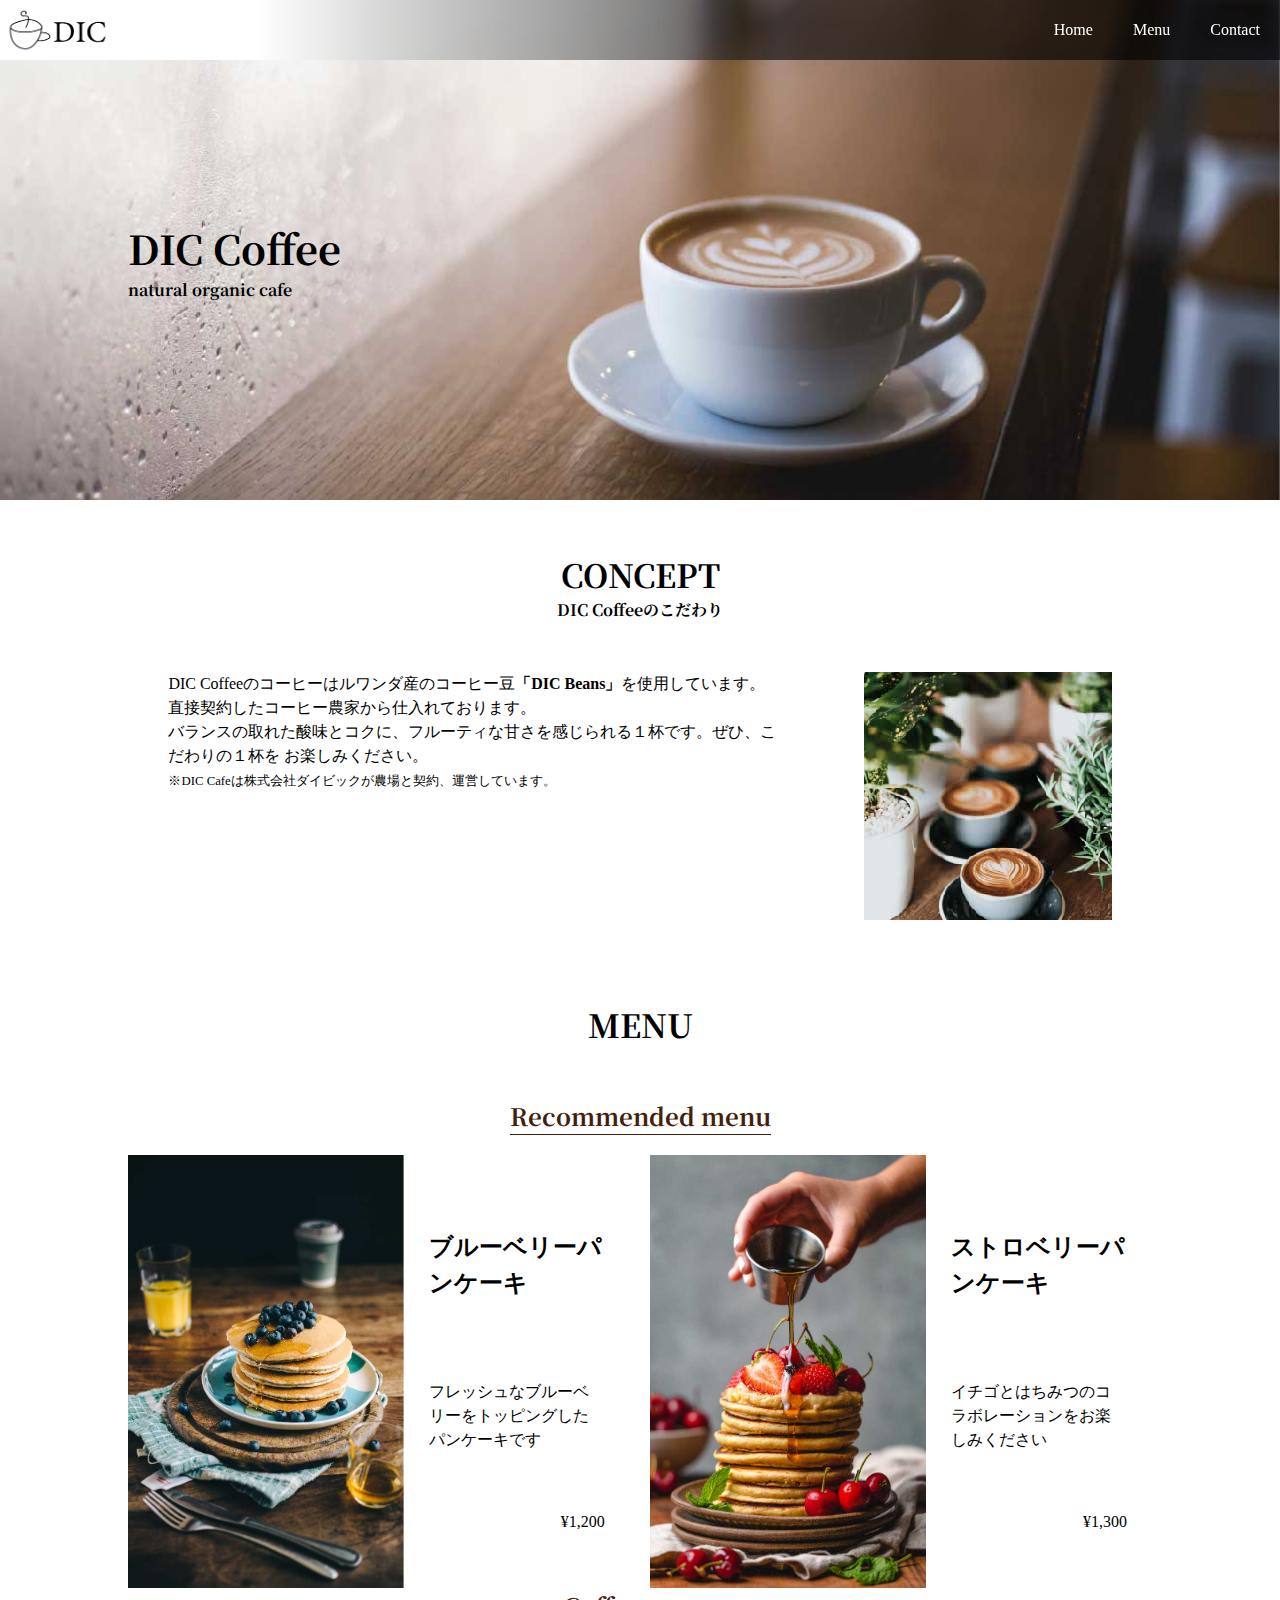
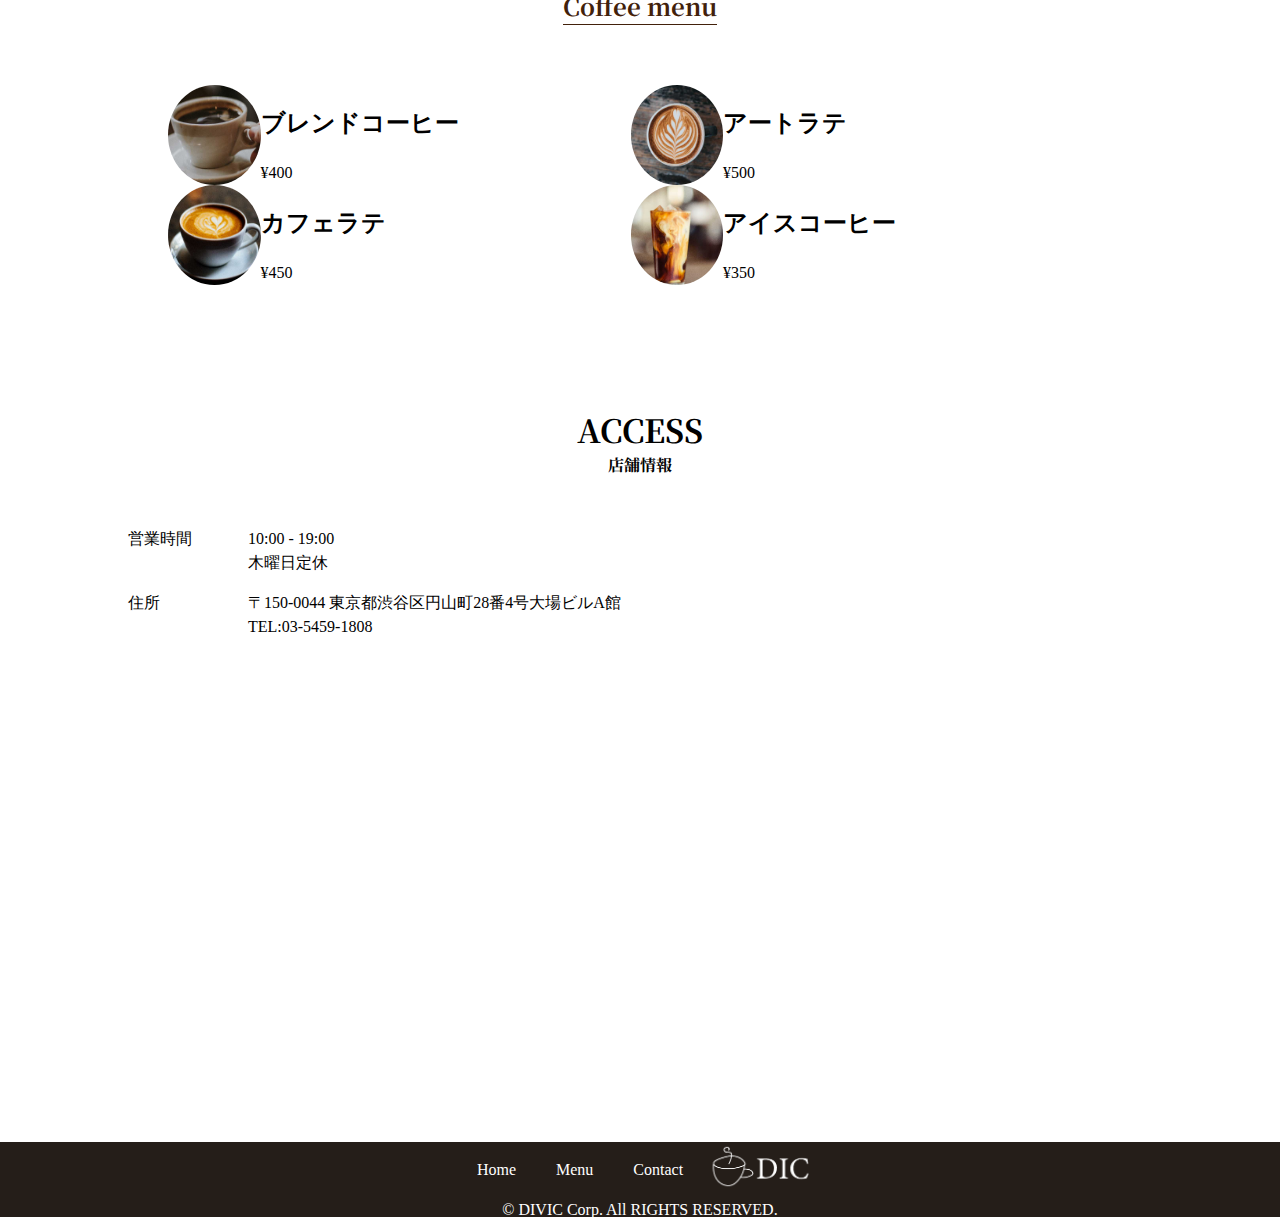
<file: index.html>
<!DOCTYPE html>
<html lang="ja">

<head>
    <meta charset="utf-8">
    <title>DIC cafe</title>
    <link href="css/normalize.css" rel="stylesheet">
    <link href="css/main.css" rel="stylesheet">
    <link href="https://fonts.googleapis.com/css2?family=Noto+Serif+JP:wght@400;700&display=swap" rel="stylesheet">
</head>

<body>
    <header>
        <nav class="header_nav">
            <a href="index.html" class="logo"><img src="images/sample_logo_k.png"></a>
            <ul class="global_nav">
                <a href="index.html" class="global_nav_item">
                    <li>Home</li>
                </a>
                <a href="#menu" class="global_nav_item">
                    <li>Menu</li>
                </a>
                <a href="contact.html" class="global_nav_item">
                    <li>Contact</li>
                </a>
            </ul>
        </nav>
        <div class="key section_inner">
            <h1>DIC Coffee</h1>
            <p>natural organic cafe</p>
        </div>
    </header>
    <section>
        <article class="section_inner">
            <div class="section_title">
                <h1>CONCEPT</h1>
                <p>DIC Coffeeのこだわり</p>
            </div>
            <div class="section_content">
                <p class="section_concept">
                    DIC Coffeeのコーヒーはルワンダ産のコーヒー豆<strong>「DIC Beans」</strong>を使用しています。<br>
                    直接契約したコーヒー農家から仕入れております。<br>
                    バランスの取れた酸味とコクに、フルーティな甘さを感じられる１杯です。ぜひ、こだわりの１杯を
                    お楽しみください。<br>
                    <small>※DIC Cafeは株式会社ダイビックが農場と契約、運営しています。</small>
                </p>
                <img src="images/sample_concept.jpg">
            </div>
        
        </article>
        <article class="section_inner menu_background">
            <h1 class="section_title" id="menu">MENU</h1>
            <section>
                <div class="center">
                    <h1 class="menu_title">Recommended menu</h1>
                </div>
                <div class="pancake">
                    <ul>
                        <li>
                            <img src="images/sample_pancake1.jpg">
                            <div class="pancake_list">
                            <h2>ブルーベリーパンケーキ</h2>
                            <p>フレッシュなブルーベリーをトッピングしたパンケーキです</p>
                            <p>¥1,200</p>
                            </div>
                        </li>
                        <li>
                            <img src="images/sample_pancake2.jpg">
                            <div class="pancake_list">
                            <h2>ストロベリーパンケーキ</h2>
                            <p>イチゴとはちみつのコラボレーションをお楽しみください</p>
                            <p>¥1,300</p>
                            </div>
                        </li>
                    </ul>
                </div>
            </section>
            <section>
                <div class="center">
                    <h1 class="menu_title">Coffee menu</h1>
                </div>
                <div class="caffee_menu">
                    <ul>
                        <li>
                            <img src="images/sample_cafe1.jpg" class="caffee_menu_image">
                            <div class="caffee_menu_list">
                                <h2>ブレンドコーヒー</h2>
                                <p>¥400</p>
                            </div>
                            
                        </li>
                        <li>
                            <img src="images/sample_cafe2.jpg" class="caffee_menu_image">
                            <div class="caffee_menu_list">
                                <h2>アートラテ</h2>
                                <p>¥500</p>
                            </div>
                        </li>
                        <li>
                            <img src="images/sample_cafe3.jpg" class="caffee_menu_image">
                            <div class="caffee_menu_list">
                                <h2>カフェラテ</h2>
                                <p>¥450</p>
                            </div>
                        </li>
                        <li>
                            <img src="images/sample_cafe4.jpg" class="caffee_menu_image">
                            <div class="caffee_menu_list">
                                <h2>アイスコーヒー</h2>
                                <p>¥350</p>
                            </div>    
                        </li>
                    </ul>
                </div>
            </section>
        </article>
        <article class="section_inner">
            <div class="section_title">
                <h1>ACCESS</h1>
                <p>店舗情報</p>
            </div>
            <dl>
                <dt>営業時間</dt>
                <dd>10:00 - 19:00<br>木曜日定休</dd>
            </dl>
            <dl>
                <dt>住所</dt>
                <dd>
                    〒150-0044 東京都渋谷区円山町28番4号大場ビルA館<br>
                    TEL:03-5459-1808
                </dd>
            </dl>
            <iframe
                src="https://www.google.com/maps/embed?pb=!1m18!1m12!1m3!1d3241.8625569899887!2d139.6922821152582!3d35.65575778020021!2m3!1f0!2f0!3f0!3m2!1i1024!2i768!4f13.1!3m3!1m2!1s0x60188b55bb707eff%3A0x5f04575eb7aca63e!2z44CSMTUwLTAwNDQg5p2x5Lqs6YO95riL6LC35Yy65YaG5bGx55S677yS77yY4oiS77yUIE9iYSBCbGQuIEHppKg!5e0!3m2!1sja!2sjp!4v1589613763992!5m2!1sja!2sjp"
                width="100%" height="450" frameborder="0" style="border:0;" allowfullscreen="" aria-hidden="false"
                tabindex="0"></iframe>
        </article>
    </section>
    <footer>
        <nav>
            <ul>
                <a href="index.html"class="global_nav_item">
                    <li>Home</li>
                </a>
                <a href="#menu"class="global_nav_item">
                    <li>Menu</li>
                </a>
                <a href="contact.html"class="global_nav_item">
                    <li>Contact</li>
                </a>
                <a href="index.html"class = "logo">
                    <li>
                        <img src="images/sample_logo_w.png">
                    </li>
                </a>
            </ul>
        </nav>
        <p>© DIVIC Corp. All RIGHTS RESERVED.</p>
    </footer>
</body>

</html>
</file>
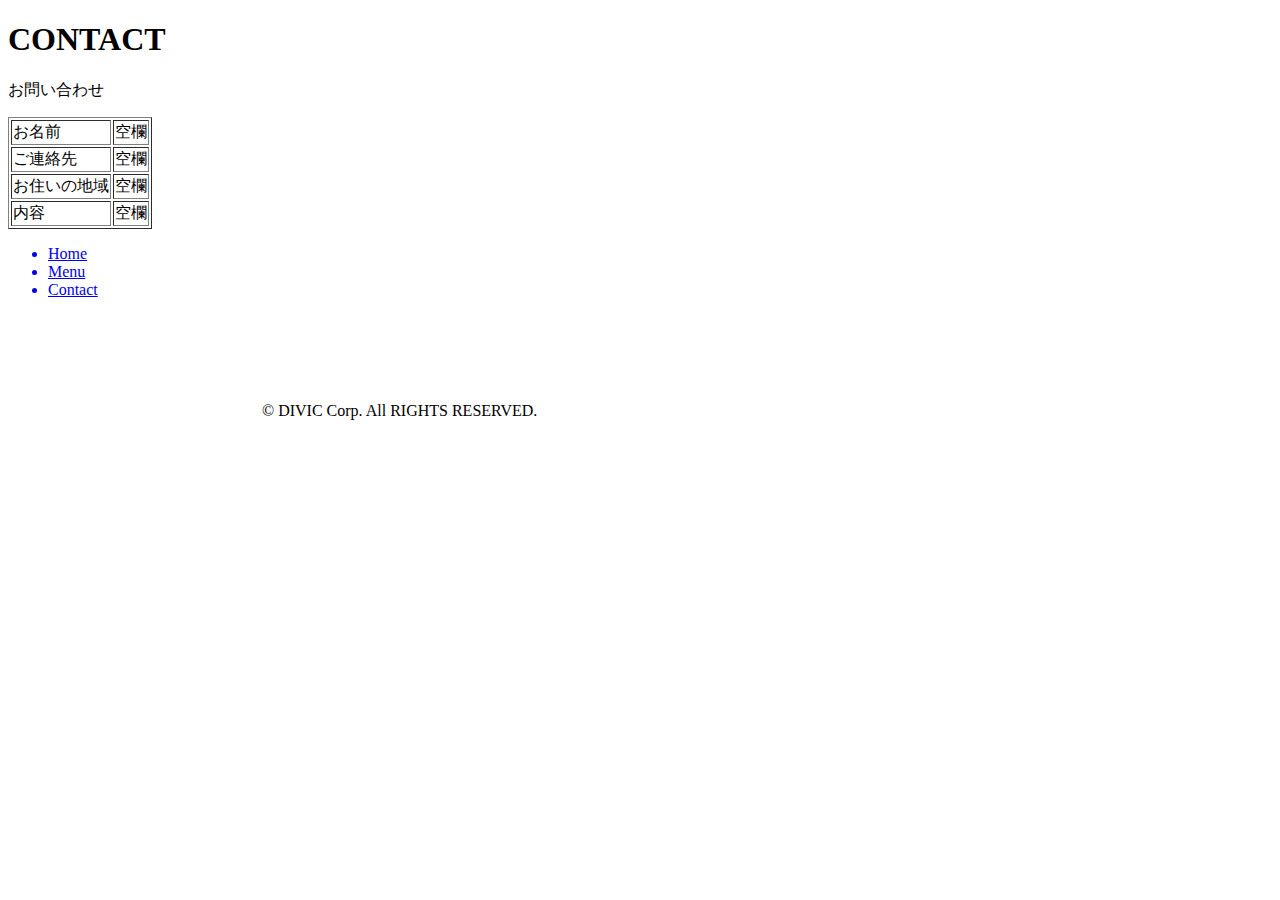
<file: contact.html>
<!DOCTYPE html>
<html lang="ja">

<head>
    <meta charset="utf-8">
    <title>DIC cafe</title>
</head>
<body>
    <header><section class="section_inner">
        <h1>CONTACT</h1>
        <p>お問い合わせ</p>
        <table border=1>
            <tr>
                <td>お名前</td>
                <td>空欄</td>
            </tr>
            <tr>
                <td>ご連絡先</td>
                <td>空欄</td>
            </tr>
            <tr>
                <td>お住いの地域</td>
                <td>空欄</td>
            </tr>
            <tr>
                <td>内容</td>
                <td>空欄</td>
            </tr>
        </table>
    </section>
    <footer>
        <nav>
            <ul>
                <a href="index.html">
                    <li>Home</li>
                </a>
                <a href="#">
                    <li>Menu</li>
                </a>
                <a href="contact.html">
                    <li>Contact</li>
                </a>
            </ul>
            <a href="index.html"><img src="images/sample_logo_w.png"></a>
            <span>&copy; DIVIC Corp. All RIGHTS RESERVED.</span>
        </nav>
    </footer>
    </body>
    
    </html>


</body>

</html>
</file>
<file: css/main.css>
@charset "utf-8";

html {
    height: 100%;
}

body {
    position: relative;
    /* padding-bottom: 75px; */
    min-height: 100%;
}

li {
    list-style: none;
}

p,
ul {
    margin: 0;
    padding: 0;
}

div,
li {
    box-sizing: border-box;
}

.header_nav {
    background: linear-gradient(90deg, #fff 20%, rgba(0, 0, 0, .6) 60%);
    display: flex;
    height: 60px;
    justify-content: space-between;
    align-items: stretch;
    position: fixed;
    top: 0;
    width: 100%;
}

.global_nav_item {
    color: #fff;
    text-decoration: none;
    display: flex;
    align-items: center;
    padding: 0 20px;
}

.global_nav_item:hover {
    background: #fff;
    color: #42210b;
}

.global_nav {
    display: flex;
    align-items: stretch;
}

.logo {
    width: 120px;
    display: flex;
    align-items: center;
}

.logo img {
    width: 100%;
}

.section_inner {
    padding: 50px 10% 30px;
}

.menu_background {
    background: url("../images/sample_menu_bg.jpg");    /* 画像保管場所+画像名 */
    background-attachment: fixed;　    /* fixedで背景固定 */
}


.key {
    height: 500px;
    background: center / cover no-repeat url("../images/sample_key.jpg");
    font-family: 'Noto Serif JP', serif;
    font-weight: bold;
    /* class="key section_inner"を上下左右中央寄せにする */
    display: flex; /* .key .section_innerの親要素 */
    flex-direction: column; /* 積み重なるように配置する */
    justify-content: center; /* アイテムを中央に寄せる */
}

.key h1 {
    font-size: 2.5rem;
}

.key .section_inner {
    display: flex; /* .key .section_innerの子要素 */
    /* タイトルとサブタイトルを上下中央に表示 */
    justify-content: center;
    align-items: center;
}

.section_title {
    font-family: 'Noto Serif JP', serif;
    font-weight: bold;
    text-align: center;
    margin-bottom: 50px;
}

.section_content {
    display:flex;
    justify-content: space-around;
    
}

/* CONCEPTの文章:左側レイアウト、幅:60% */
.section_concept {
    text-align: left;
    width: 60%;
    justify-content: center;
    align-items: center;
}
/* CONCEPTの画像:右側レイアウト、幅:335% */
.section_concept img {
    align-items: right;
    width: 35%;
    justify-content: center;
        align-items: center;
}

.menu_title {
    display: inline-block;
    font-family: 'Noto Serif JP', serif;
    font-size: 1.5rem;
    color: #42210b;
    border-bottom: solid #42210b 1px;
    margin-bottom: 20px;
}

.center {
    text-align: center;
}
 /* 以下を追加 */
/* pancake 関連レイアウト */
.pancake ul {
    display: flex;
    align-items: center;
}

.pancake li {
    display: flex;
    width: 49%;
    background-color: white;
}
.pancake li:first-child {
    margin-right: 2%; /* .pancake liの間の余白*/
}

.pancake_list {
    display: flex;
    flex-direction: column;
    justify-content: space-around;
    align-items: flex-end;
    padding: 5%;
}

.pancake img {
    float: left;
    width: 55%;
}

.caffee_menu {
    padding: 20px;
    background-color: white;
    margin: 20px;            /*コーヒーメニュー余白20px */
}

.caffee_menu li {
    display: flex; /* コーヒーメニューレイアウト（flex）親要素 */ 
    width: 49%;
    /* margin: 20px;    コーヒーメニュー余白20px */
    flex-wrap: wrap;    /*画面折り返し  */
}
.caffee_menu_image {
    width: 20%;
    border-radius: 50%;
}

.caffee_menu_list {
    display: flex;
    flex-wrap: wrap; /* コーヒーメニューレイアウト（flex）子要素 */
    flex-direction:column;  /* フレックスアイテムが上から下に配置されます */
    will-change:80% ;
    text-align: left;
}

.caffee_menu ul {
    display: flex;
    align-items: center;  
    flex-wrap: wrap;          *
}


/* ACCESSセクション <dt>要素と<dd>要素は横並びにすること 
<dt> 80px 
地図の幅100％⇒index.htmlにて100％に設定する*/
.section_inner dl {
     display: flex;
}

.section_inner dt {
    width:80px ;
}


/* footer 背景の色は#251e19、文字の色は白を指定すること 
footerの高さは75pxとすること
 メニューリストとロゴマークが横並びになり、footerの左右中央に表示されていること 
 コピーライトはfooterの左右中央に表示されていること */
footer {
    display: flex;
    flex-direction: column;
        align-items: center;
    background-color: #251e19;
    height: 75px;
}

footer ul {
    display: flex;
    justify-content: center;
    align-items: center;
}

footer p {
    color: white;
        justify-content: center;
            align-items: center;
}


footer li {
    color: white;
}
</file>
